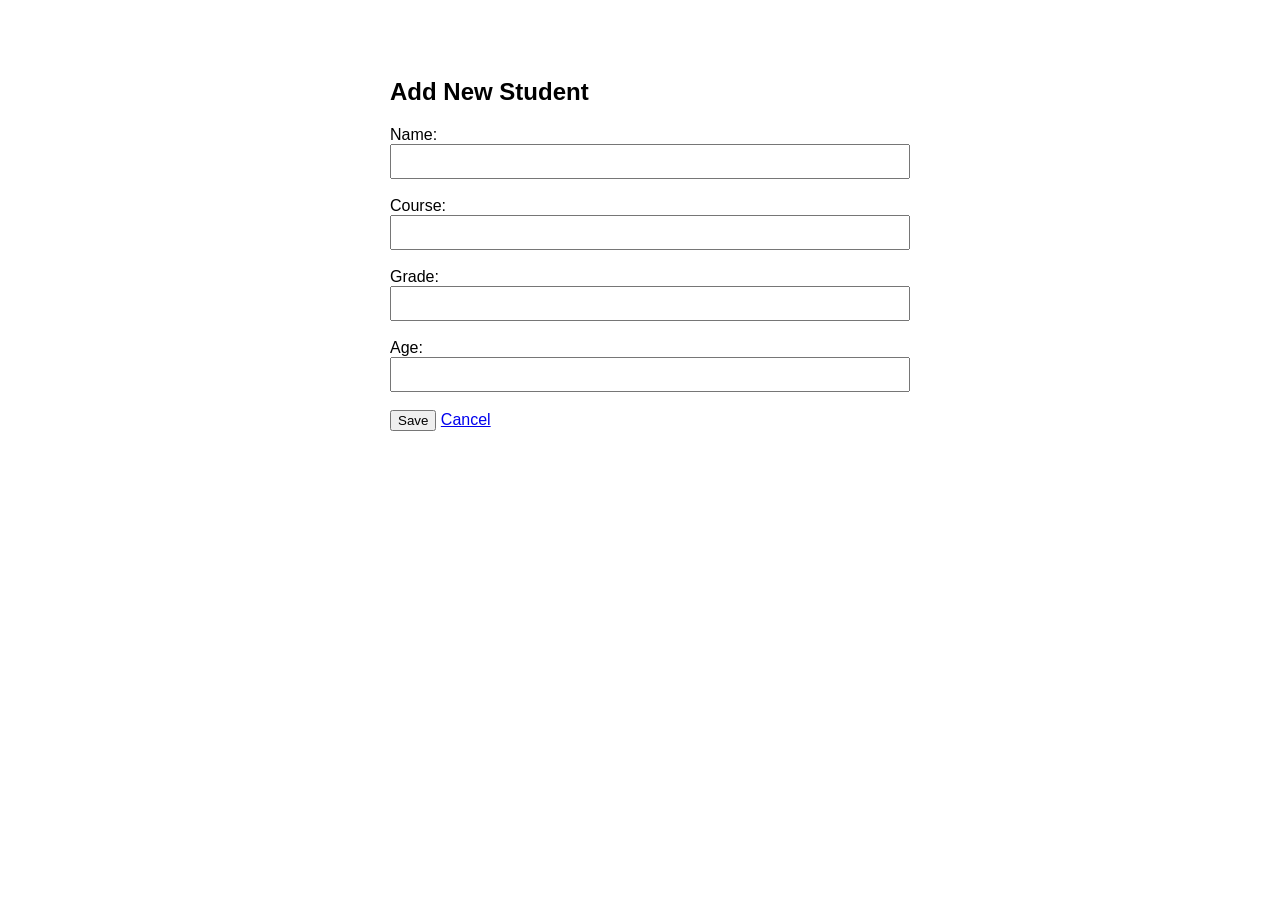
<file: templates/add_student.html>
<!DOCTYPE html>
<html>
<head><title>Add Student</title></head>
<body style="font-family:Arial; padding:20px;">
<div style="max-width:500px; margin:auto; background:white; padding:30px; border-radius:10px;">
<h2>Add New Student</h2>
<form method="POST">
    <label>Name:</label><br>
    <input type="text" name="name" required style="width:100%; padding:8px;"><br><br>
    
    <label>Course:</label><br>
    <input type="text" name="course" required style="width:100%; padding:8px;"><br><br>
    
    <label>Grade:</label><br>
    <input type="text" name="grade" required style="width:100%; padding:8px;"><br><br>
    
    <label>Age:</label><br> <!-- <- Tumeongeza hii -->
    <input type="number" name="age" required style="width:100%; padding:8px;"><br><br>
    
    <button type="submit" class="btn">Save</button>
    <a href="/index">Cancel</a>
</form>
</div>
</body>
</html>
</file>
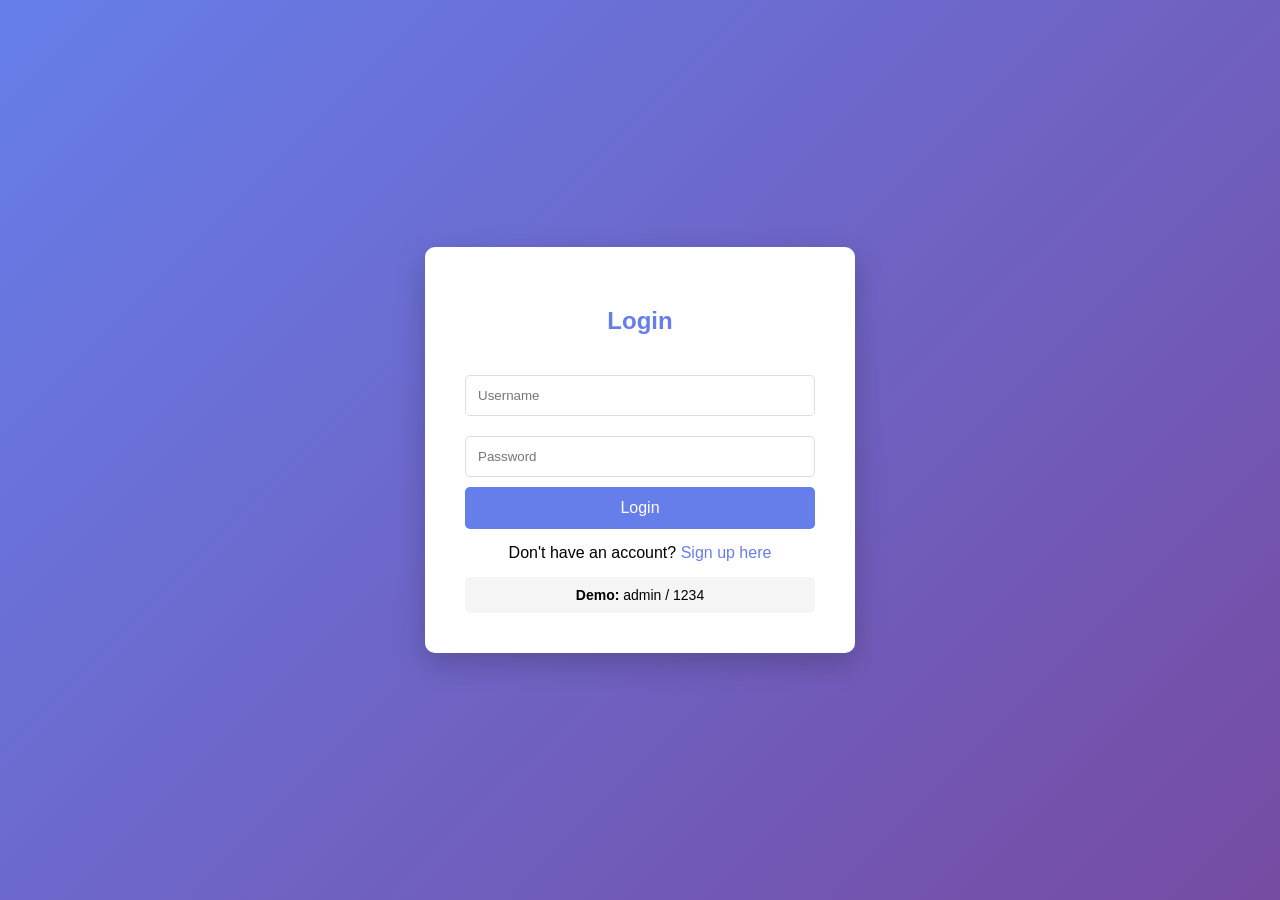
<file: templates/login.html>
<!DOCTYPE html>
<html>
<head>
    <title>Login - Student System</title>
    <style>
        body {font-family: Arial; background: linear-gradient(135deg, #667eea 0%, #764ba2 100%); display:flex; justify-content:center; align-items:center; height:100vh; margin:0;}
        .box {background:white; padding:40px; border-radius:10px; box-shadow: 0 10px 30px rgba(0,0,0,0.2); width: 350px;}
        h2 {text-align:center; color:#667eea; margin-bottom:30px;}
        input {width:100%; padding:12px; margin:10px 0; border:1px solid #ddd; border-radius:5px; box-sizing: border-box;}
        button {width:100%; padding:12px; background:#667eea; color:white; border:none; border-radius:5px; font-size:16px; cursor:pointer;}
        button:hover {background:#5563d3;}
        .link {text-align:center; margin-top:15px;}
        .link a {color:#667eea; text-decoration:none;}
        .demo {background:#f5f5f5; padding:10px; text-align:center; margin-top:15px; border-radius:5px; font-size:14px;}
    </style>
</head>
<body>
<div class="box">
<h2>Login</h2>
<form method="POST">
<input type="text" name="username" placeholder="Username" required>
<input type="password" name="password" placeholder="Password" required>
<button type="submit">Login</button>
</form>
<div class="link">
    Don't have an account? <a href="/register">Sign up here</a>
</div>
<div class="demo">
    <b>Demo:</b> admin / 1234
</div>
</div>
</body>
</html>
</file>
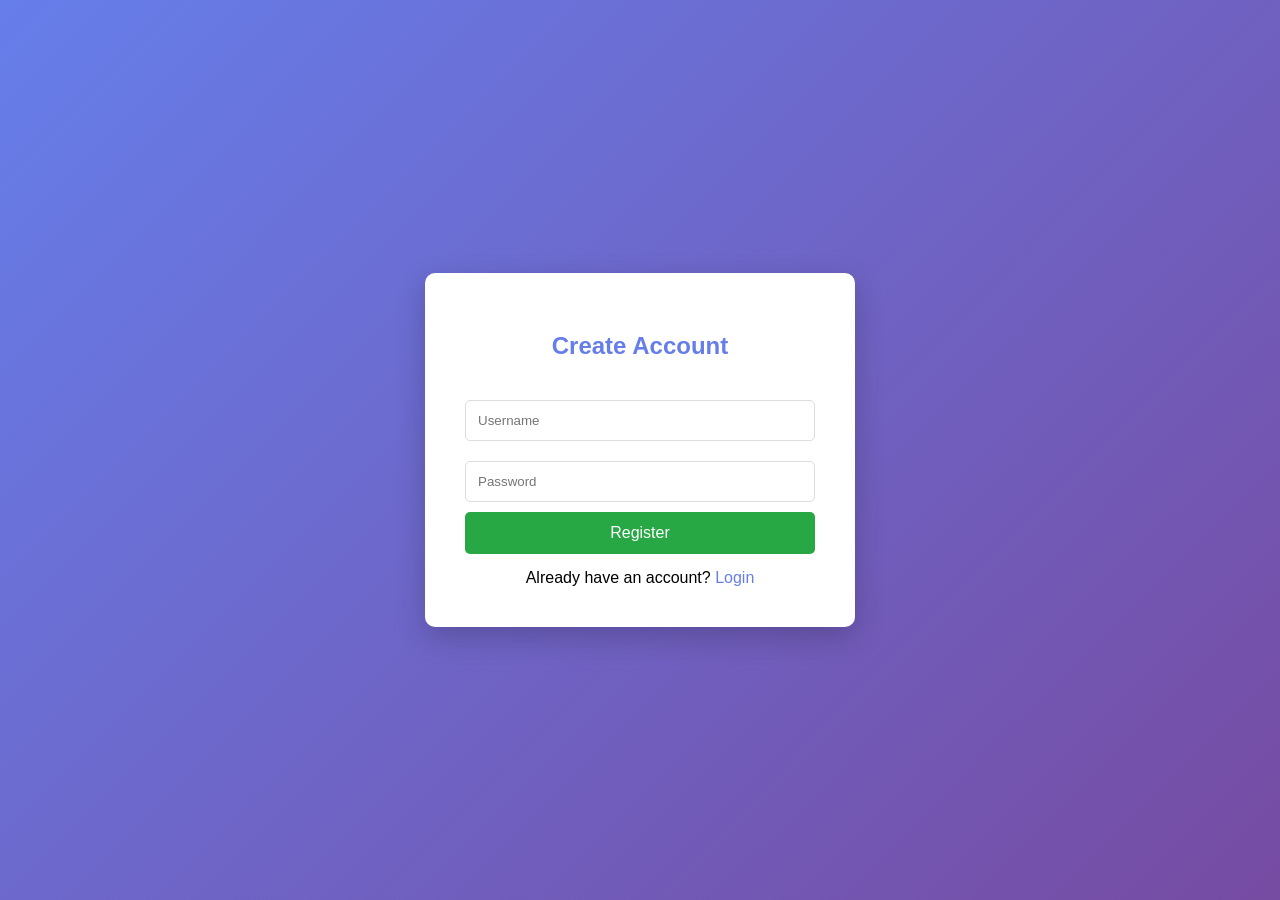
<file: templates/register.html>
<!DOCTYPE html>
<html>
<head>
    <title>Register - Student System</title>
    <style>
        body {font-family: Arial; background: linear-gradient(135deg, #667eea 0%, #764ba2 100%); display:flex; justify-content:center; align-items:center; height:100vh; margin:0;}
        .box {background:white; padding:40px; border-radius:10px; box-shadow: 0 10px 30px rgba(0,0,0,0.2); width: 350px;}
        h2 {text-align:center; color:#667eea; margin-bottom:30px;}
        input {width:100%; padding:12px; margin:10px 0; border:1px solid #ddd; border-radius:5px; box-sizing: border-box;}
        button {width:100%; padding:12px; background:#28a745; color:white; border:none; border-radius:5px; font-size:16px; cursor:pointer;}
        button:hover {background:#218838;}
        .link {text-align:center; margin-top:15px;}
        .link a {color:#667eea; text-decoration:none;}
    </style>
</head>
<body>
<div class="box">
<h2>Create Account</h2>
<form method="POST">
<input type="text" name="username" placeholder="Username" required>
<input type="password" name="password" placeholder="Password" required>
<button type="submit">Register</button>
</form>
<div class="link">
    Already have an account? <a href="/login">Login</a>
</div>
</div>
</body>
</html>
</file>
